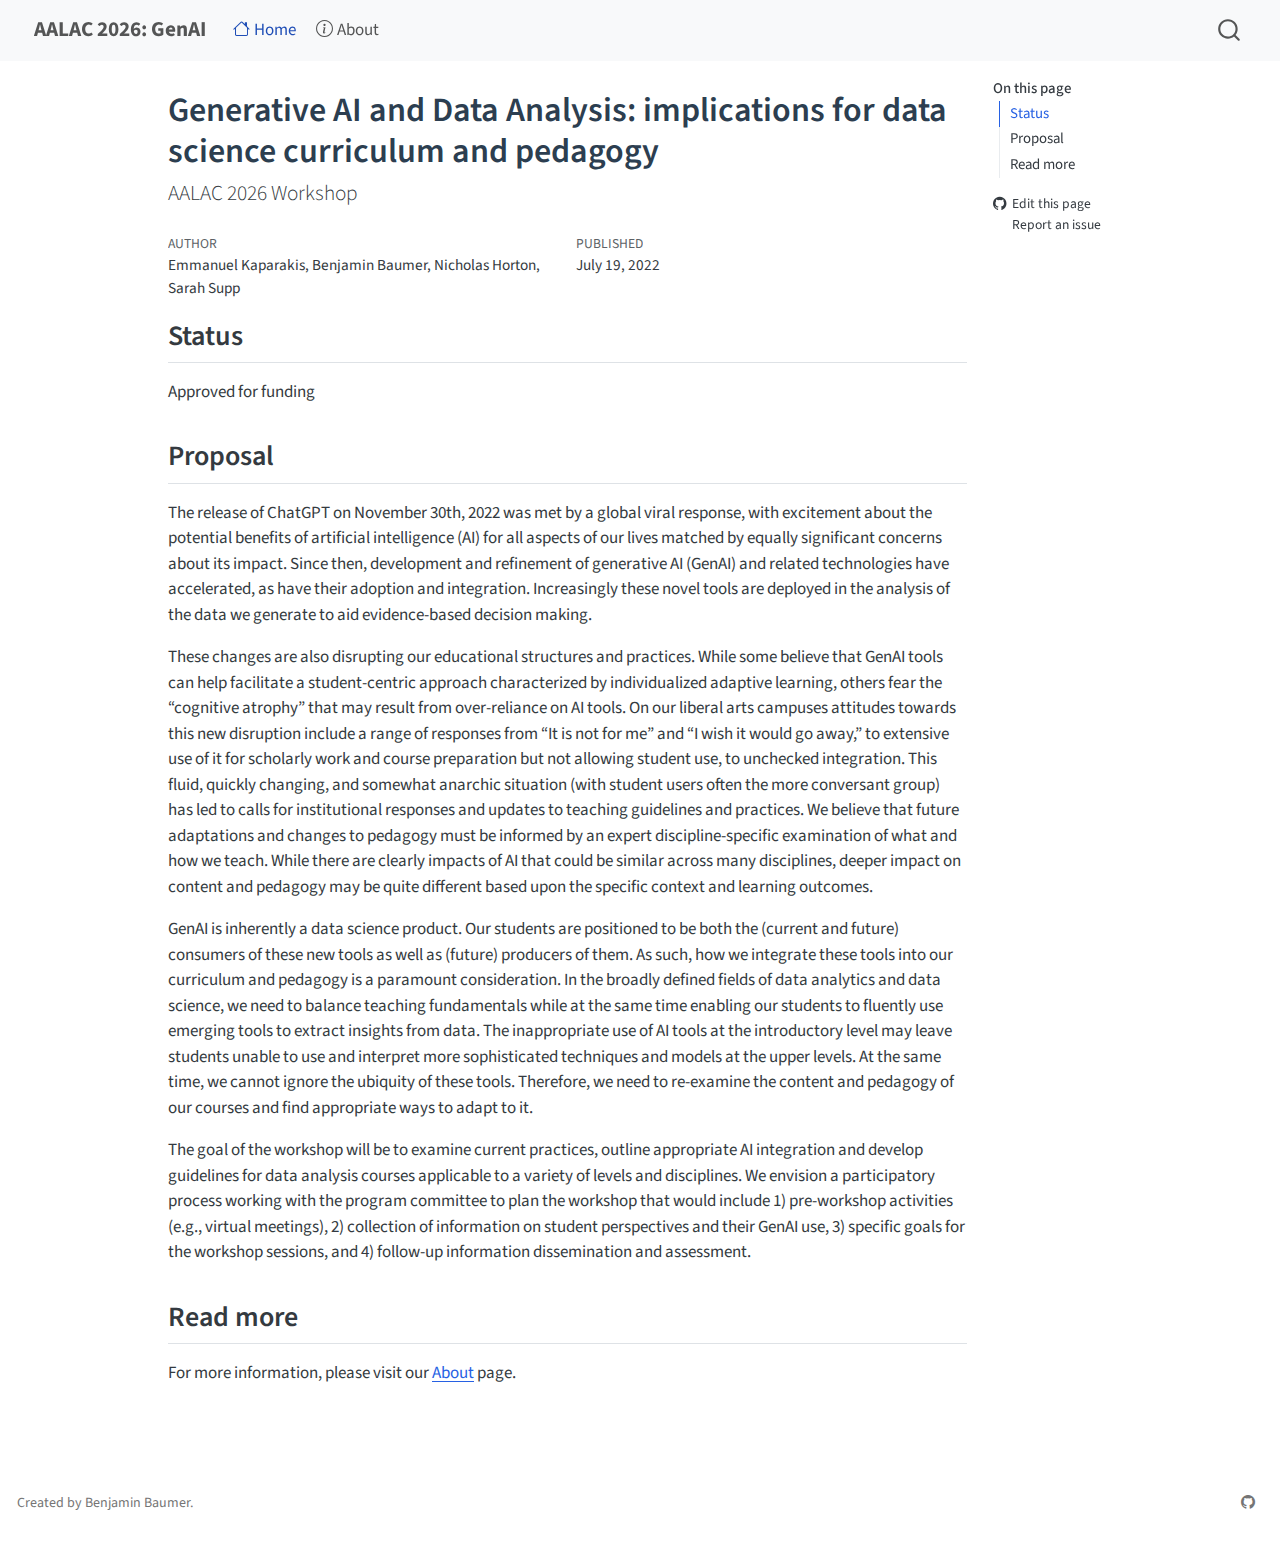
<file: index.html>
<!DOCTYPE html>
<html xmlns="http://www.w3.org/1999/xhtml" lang="en" xml:lang="en"><head>

<meta charset="utf-8">
<meta name="generator" content="quarto-1.8.24">

<meta name="viewport" content="width=device-width, initial-scale=1.0, user-scalable=yes">

<meta name="author" content="Emmanuel Kaparakis, Benjamin Baumer, Nicholas Horton, Sarah Supp">
<meta name="dcterms.date" content="2022-07-19">

<title>Generative AI and Data Analysis: implications for data science curriculum and pedagogy – AALAC 2026: GenAI</title>
<style>
code{white-space: pre-wrap;}
span.smallcaps{font-variant: small-caps;}
div.columns{display: flex; gap: min(4vw, 1.5em);}
div.column{flex: auto; overflow-x: auto;}
div.hanging-indent{margin-left: 1.5em; text-indent: -1.5em;}
ul.task-list{list-style: none;}
ul.task-list li input[type="checkbox"] {
  width: 0.8em;
  margin: 0 0.8em 0.2em -1em; /* quarto-specific, see https://github.com/quarto-dev/quarto-cli/issues/4556 */ 
  vertical-align: middle;
}
</style>


<script src="site_libs/quarto-nav/quarto-nav.js"></script>
<script src="site_libs/quarto-nav/headroom.min.js"></script>
<script src="site_libs/clipboard/clipboard.min.js"></script>
<script src="site_libs/quarto-search/autocomplete.umd.js"></script>
<script src="site_libs/quarto-search/fuse.min.js"></script>
<script src="site_libs/quarto-search/quarto-search.js"></script>
<meta name="quarto:offset" content="./">
<script src="site_libs/quarto-html/quarto.js" type="module"></script>
<script src="site_libs/quarto-html/tabsets/tabsets.js" type="module"></script>
<script src="site_libs/quarto-html/axe/axe-check.js" type="module"></script>
<script src="site_libs/quarto-html/popper.min.js"></script>
<script src="site_libs/quarto-html/tippy.umd.min.js"></script>
<script src="site_libs/quarto-html/anchor.min.js"></script>
<link href="site_libs/quarto-html/tippy.css" rel="stylesheet">
<link href="site_libs/quarto-html/quarto-syntax-highlighting-dc55a5b9e770e841cd82e46aadbfb9b0.css" rel="stylesheet" id="quarto-text-highlighting-styles">
<script src="site_libs/bootstrap/bootstrap.min.js"></script>
<link href="site_libs/bootstrap/bootstrap-icons.css" rel="stylesheet">
<link href="site_libs/bootstrap/bootstrap-1713c1db1ad41a796903378fc9ac7b2b.min.css" rel="stylesheet" append-hash="true" id="quarto-bootstrap" data-mode="light">
<script id="quarto-search-options" type="application/json">{
  "location": "navbar",
  "copy-button": false,
  "collapse-after": 3,
  "panel-placement": "end",
  "type": "overlay",
  "limit": 50,
  "keyboard-shortcut": [
    "f",
    "/",
    "s"
  ],
  "show-item-context": false,
  "language": {
    "search-no-results-text": "No results",
    "search-matching-documents-text": "matching documents",
    "search-copy-link-title": "Copy link to search",
    "search-hide-matches-text": "Hide additional matches",
    "search-more-match-text": "more match in this document",
    "search-more-matches-text": "more matches in this document",
    "search-clear-button-title": "Clear",
    "search-text-placeholder": "",
    "search-detached-cancel-button-title": "Cancel",
    "search-submit-button-title": "Submit",
    "search-label": "Search"
  }
}</script>


<link rel="stylesheet" href="styles.css">
</head>

<body class="nav-fixed quarto-light">

<div id="quarto-search-results"></div>
  <header id="quarto-header" class="headroom fixed-top">
    <nav class="navbar navbar-expand-lg " data-bs-theme="dark">
      <div class="navbar-container container-fluid">
      <div class="navbar-brand-container mx-auto">
    <a href="./index.html" class="navbar-brand navbar-brand-logo">
    </a>
    <a class="navbar-brand" href="./index.html">
    <span class="navbar-title">AALAC 2026: GenAI</span>
    </a>
  </div>
            <div id="quarto-search" class="" title="Search"></div>
          <button class="navbar-toggler" type="button" data-bs-toggle="collapse" data-bs-target="#navbarCollapse" aria-controls="navbarCollapse" role="menu" aria-expanded="false" aria-label="Toggle navigation" onclick="if (window.quartoToggleHeadroom) { window.quartoToggleHeadroom(); }">
  <span class="navbar-toggler-icon"></span>
</button>
          <div class="collapse navbar-collapse" id="navbarCollapse">
            <ul class="navbar-nav navbar-nav-scroll me-auto">
  <li class="nav-item">
    <a class="nav-link active" href="./index.html" aria-current="page"> <i class="bi bi-house" role="img">
</i> 
<span class="menu-text">Home</span></a>
  </li>  
  <li class="nav-item">
    <a class="nav-link" href="./about.html"> <i class="bi bi-info-circle" role="img">
</i> 
<span class="menu-text">About</span></a>
  </li>  
</ul>
          </div> <!-- /navcollapse -->
            <div class="quarto-navbar-tools">
</div>
      </div> <!-- /container-fluid -->
    </nav>
</header>
<!-- content -->
<div id="quarto-content" class="quarto-container page-columns page-rows-contents page-layout-article page-navbar">
<!-- sidebar -->
<!-- margin-sidebar -->
    <div id="quarto-margin-sidebar" class="sidebar margin-sidebar">
        <nav id="TOC" role="doc-toc" class="toc-active">
    <h2 id="toc-title">On this page</h2>
   
  <ul>
  <li><a href="#status" id="toc-status" class="nav-link active" data-scroll-target="#status">Status</a></li>
  <li><a href="#proposal" id="toc-proposal" class="nav-link" data-scroll-target="#proposal">Proposal</a></li>
  <li><a href="#read-more" id="toc-read-more" class="nav-link" data-scroll-target="#read-more">Read more</a></li>
  </ul>
<div class="toc-actions"><ul><li><a href="https://github.com/beanumber/aalac2026/edit/main/index.qmd" class="toc-action"><i class="bi bi-github"></i>Edit this page</a></li><li><a href="https://github.com/beanumber/aalac2026/issues/new" class="toc-action"><i class="bi empty"></i>Report an issue</a></li></ul></div></nav>
    </div>
<!-- main -->
<main class="content" id="quarto-document-content">

<header id="title-block-header" class="quarto-title-block default">
<div class="quarto-title">
<h1 class="title">Generative AI and Data Analysis: implications for data science curriculum and pedagogy</h1>
<p class="subtitle lead">AALAC 2026 Workshop</p>
</div>



<div class="quarto-title-meta">

    <div>
    <div class="quarto-title-meta-heading">Author</div>
    <div class="quarto-title-meta-contents">
             <p>Emmanuel Kaparakis, Benjamin Baumer, Nicholas Horton, Sarah Supp </p>
          </div>
  </div>
    
    <div>
    <div class="quarto-title-meta-heading">Published</div>
    <div class="quarto-title-meta-contents">
      <p class="date">July 19, 2022</p>
    </div>
  </div>
  
    
  </div>
  


</header>


<section id="status" class="level2">
<h2 class="anchored" data-anchor-id="status">Status</h2>
<p>Approved for funding</p>
</section>
<section id="proposal" class="level2">
<h2 class="anchored" data-anchor-id="proposal">Proposal</h2>
<p>The release of ChatGPT on November 30th, 2022 was met by a global viral response, with excitement about the potential benefits of artificial intelligence (AI) for all aspects of our lives matched by equally significant concerns about its impact. Since then, development and refinement of generative AI (GenAI) and related technologies have accelerated, as have their adoption and integration. Increasingly these novel tools are deployed in the analysis of the data we generate to aid evidence-based decision making.</p>
<p>These changes are also disrupting our educational structures and practices. While some believe that GenAI tools can help facilitate a student-centric approach characterized by individualized adaptive learning, others fear the “cognitive atrophy” that may result from over-reliance on AI tools. On our liberal arts campuses attitudes towards this new disruption include a range of responses from “It is not for me” and “I wish it would go away,” to extensive use of it for scholarly work and course preparation but not allowing student use, to unchecked integration. This fluid, quickly changing, and somewhat anarchic situation (with student users often the more conversant group) has led to calls for institutional responses and updates to teaching guidelines and practices. We believe that future adaptations and changes to pedagogy must be informed by an expert discipline-specific examination of what and how we teach. While there are clearly impacts of AI that could be similar across many disciplines, deeper impact on content and pedagogy may be quite different based upon the specific context and learning outcomes.</p>
<p>GenAI is inherently a data science product. Our students are positioned to be both the (current and future) consumers of these new tools as well as (future) producers of them. As such, how we integrate these tools into our curriculum and pedagogy is a paramount consideration. In the broadly defined fields of data analytics and data science, we need to balance teaching fundamentals while at the same time enabling our students to fluently use emerging tools to extract insights from data. The inappropriate use of AI tools at the introductory level may leave students unable to use and interpret more sophisticated techniques and models at the upper levels. At the same time, we cannot ignore the ubiquity of these tools. Therefore, we need to re-examine the content and pedagogy of our courses and find appropriate ways to adapt to it.</p>
<p>The goal of the workshop will be to examine current practices, outline appropriate AI integration and develop guidelines for data analysis courses applicable to a variety of levels and disciplines. We envision a participatory process working with the program committee to plan the workshop that would include 1) pre-workshop activities (e.g., virtual meetings), 2) collection of information on student perspectives and their GenAI use, 3) specific goals for the workshop sessions, and 4) follow-up information dissemination and assessment.</p>
</section>
<section id="read-more" class="level2">
<h2 class="anchored" data-anchor-id="read-more">Read more</h2>
<p>For more information, please visit our <a href="./about.html">About</a> page.</p>


</section>

</main> <!-- /main -->
<script id="quarto-html-after-body" type="application/javascript">
  window.document.addEventListener("DOMContentLoaded", function (event) {
    const icon = "";
    const anchorJS = new window.AnchorJS();
    anchorJS.options = {
      placement: 'right',
      icon: icon
    };
    anchorJS.add('.anchored');
    const isCodeAnnotation = (el) => {
      for (const clz of el.classList) {
        if (clz.startsWith('code-annotation-')) {                     
          return true;
        }
      }
      return false;
    }
    const onCopySuccess = function(e) {
      // button target
      const button = e.trigger;
      // don't keep focus
      button.blur();
      // flash "checked"
      button.classList.add('code-copy-button-checked');
      var currentTitle = button.getAttribute("title");
      button.setAttribute("title", "Copied!");
      let tooltip;
      if (window.bootstrap) {
        button.setAttribute("data-bs-toggle", "tooltip");
        button.setAttribute("data-bs-placement", "left");
        button.setAttribute("data-bs-title", "Copied!");
        tooltip = new bootstrap.Tooltip(button, 
          { trigger: "manual", 
            customClass: "code-copy-button-tooltip",
            offset: [0, -8]});
        tooltip.show();    
      }
      setTimeout(function() {
        if (tooltip) {
          tooltip.hide();
          button.removeAttribute("data-bs-title");
          button.removeAttribute("data-bs-toggle");
          button.removeAttribute("data-bs-placement");
        }
        button.setAttribute("title", currentTitle);
        button.classList.remove('code-copy-button-checked');
      }, 1000);
      // clear code selection
      e.clearSelection();
    }
    const getTextToCopy = function(trigger) {
      const outerScaffold = trigger.parentElement.cloneNode(true);
      const codeEl = outerScaffold.querySelector('code');
      for (const childEl of codeEl.children) {
        if (isCodeAnnotation(childEl)) {
          childEl.remove();
        }
      }
      return codeEl.innerText;
    }
    const clipboard = new window.ClipboardJS('.code-copy-button:not([data-in-quarto-modal])', {
      text: getTextToCopy
    });
    clipboard.on('success', onCopySuccess);
    if (window.document.getElementById('quarto-embedded-source-code-modal')) {
      const clipboardModal = new window.ClipboardJS('.code-copy-button[data-in-quarto-modal]', {
        text: getTextToCopy,
        container: window.document.getElementById('quarto-embedded-source-code-modal')
      });
      clipboardModal.on('success', onCopySuccess);
    }
      var localhostRegex = new RegExp(/^(?:http|https):\/\/localhost\:?[0-9]*\//);
      var mailtoRegex = new RegExp(/^mailto:/);
        var filterRegex = new RegExp("https:\/\/beanumber\.github\.io\/aalac2026\/");
      var isInternal = (href) => {
          return filterRegex.test(href) || localhostRegex.test(href) || mailtoRegex.test(href);
      }
      // Inspect non-navigation links and adorn them if external
     var links = window.document.querySelectorAll('a[href]:not(.nav-link):not(.navbar-brand):not(.toc-action):not(.sidebar-link):not(.sidebar-item-toggle):not(.pagination-link):not(.no-external):not([aria-hidden]):not(.dropdown-item):not(.quarto-navigation-tool):not(.about-link)');
      for (var i=0; i<links.length; i++) {
        const link = links[i];
        if (!isInternal(link.href)) {
          // undo the damage that might have been done by quarto-nav.js in the case of
          // links that we want to consider external
          if (link.dataset.originalHref !== undefined) {
            link.href = link.dataset.originalHref;
          }
        }
      }
    function tippyHover(el, contentFn, onTriggerFn, onUntriggerFn) {
      const config = {
        allowHTML: true,
        maxWidth: 500,
        delay: 100,
        arrow: false,
        appendTo: function(el) {
            return el.parentElement;
        },
        interactive: true,
        interactiveBorder: 10,
        theme: 'quarto',
        placement: 'bottom-start',
      };
      if (contentFn) {
        config.content = contentFn;
      }
      if (onTriggerFn) {
        config.onTrigger = onTriggerFn;
      }
      if (onUntriggerFn) {
        config.onUntrigger = onUntriggerFn;
      }
      window.tippy(el, config); 
    }
    const noterefs = window.document.querySelectorAll('a[role="doc-noteref"]');
    for (var i=0; i<noterefs.length; i++) {
      const ref = noterefs[i];
      tippyHover(ref, function() {
        // use id or data attribute instead here
        let href = ref.getAttribute('data-footnote-href') || ref.getAttribute('href');
        try { href = new URL(href).hash; } catch {}
        const id = href.replace(/^#\/?/, "");
        const note = window.document.getElementById(id);
        if (note) {
          return note.innerHTML;
        } else {
          return "";
        }
      });
    }
    const xrefs = window.document.querySelectorAll('a.quarto-xref');
    const processXRef = (id, note) => {
      // Strip column container classes
      const stripColumnClz = (el) => {
        el.classList.remove("page-full", "page-columns");
        if (el.children) {
          for (const child of el.children) {
            stripColumnClz(child);
          }
        }
      }
      stripColumnClz(note)
      if (id === null || id.startsWith('sec-')) {
        // Special case sections, only their first couple elements
        const container = document.createElement("div");
        if (note.children && note.children.length > 2) {
          container.appendChild(note.children[0].cloneNode(true));
          for (let i = 1; i < note.children.length; i++) {
            const child = note.children[i];
            if (child.tagName === "P" && child.innerText === "") {
              continue;
            } else {
              container.appendChild(child.cloneNode(true));
              break;
            }
          }
          if (window.Quarto?.typesetMath) {
            window.Quarto.typesetMath(container);
          }
          return container.innerHTML
        } else {
          if (window.Quarto?.typesetMath) {
            window.Quarto.typesetMath(note);
          }
          return note.innerHTML;
        }
      } else {
        // Remove any anchor links if they are present
        const anchorLink = note.querySelector('a.anchorjs-link');
        if (anchorLink) {
          anchorLink.remove();
        }
        if (window.Quarto?.typesetMath) {
          window.Quarto.typesetMath(note);
        }
        if (note.classList.contains("callout")) {
          return note.outerHTML;
        } else {
          return note.innerHTML;
        }
      }
    }
    for (var i=0; i<xrefs.length; i++) {
      const xref = xrefs[i];
      tippyHover(xref, undefined, function(instance) {
        instance.disable();
        let url = xref.getAttribute('href');
        let hash = undefined; 
        if (url.startsWith('#')) {
          hash = url;
        } else {
          try { hash = new URL(url).hash; } catch {}
        }
        if (hash) {
          const id = hash.replace(/^#\/?/, "");
          const note = window.document.getElementById(id);
          if (note !== null) {
            try {
              const html = processXRef(id, note.cloneNode(true));
              instance.setContent(html);
            } finally {
              instance.enable();
              instance.show();
            }
          } else {
            // See if we can fetch this
            fetch(url.split('#')[0])
            .then(res => res.text())
            .then(html => {
              const parser = new DOMParser();
              const htmlDoc = parser.parseFromString(html, "text/html");
              const note = htmlDoc.getElementById(id);
              if (note !== null) {
                const html = processXRef(id, note);
                instance.setContent(html);
              } 
            }).finally(() => {
              instance.enable();
              instance.show();
            });
          }
        } else {
          // See if we can fetch a full url (with no hash to target)
          // This is a special case and we should probably do some content thinning / targeting
          fetch(url)
          .then(res => res.text())
          .then(html => {
            const parser = new DOMParser();
            const htmlDoc = parser.parseFromString(html, "text/html");
            const note = htmlDoc.querySelector('main.content');
            if (note !== null) {
              // This should only happen for chapter cross references
              // (since there is no id in the URL)
              // remove the first header
              if (note.children.length > 0 && note.children[0].tagName === "HEADER") {
                note.children[0].remove();
              }
              const html = processXRef(null, note);
              instance.setContent(html);
            } 
          }).finally(() => {
            instance.enable();
            instance.show();
          });
        }
      }, function(instance) {
      });
    }
        let selectedAnnoteEl;
        const selectorForAnnotation = ( cell, annotation) => {
          let cellAttr = 'data-code-cell="' + cell + '"';
          let lineAttr = 'data-code-annotation="' +  annotation + '"';
          const selector = 'span[' + cellAttr + '][' + lineAttr + ']';
          return selector;
        }
        const selectCodeLines = (annoteEl) => {
          const doc = window.document;
          const targetCell = annoteEl.getAttribute("data-target-cell");
          const targetAnnotation = annoteEl.getAttribute("data-target-annotation");
          const annoteSpan = window.document.querySelector(selectorForAnnotation(targetCell, targetAnnotation));
          const lines = annoteSpan.getAttribute("data-code-lines").split(",");
          const lineIds = lines.map((line) => {
            return targetCell + "-" + line;
          })
          let top = null;
          let height = null;
          let parent = null;
          if (lineIds.length > 0) {
              //compute the position of the single el (top and bottom and make a div)
              const el = window.document.getElementById(lineIds[0]);
              top = el.offsetTop;
              height = el.offsetHeight;
              parent = el.parentElement.parentElement;
            if (lineIds.length > 1) {
              const lastEl = window.document.getElementById(lineIds[lineIds.length - 1]);
              const bottom = lastEl.offsetTop + lastEl.offsetHeight;
              height = bottom - top;
            }
            if (top !== null && height !== null && parent !== null) {
              // cook up a div (if necessary) and position it 
              let div = window.document.getElementById("code-annotation-line-highlight");
              if (div === null) {
                div = window.document.createElement("div");
                div.setAttribute("id", "code-annotation-line-highlight");
                div.style.position = 'absolute';
                parent.appendChild(div);
              }
              div.style.top = top - 2 + "px";
              div.style.height = height + 4 + "px";
              div.style.left = 0;
              let gutterDiv = window.document.getElementById("code-annotation-line-highlight-gutter");
              if (gutterDiv === null) {
                gutterDiv = window.document.createElement("div");
                gutterDiv.setAttribute("id", "code-annotation-line-highlight-gutter");
                gutterDiv.style.position = 'absolute';
                const codeCell = window.document.getElementById(targetCell);
                const gutter = codeCell.querySelector('.code-annotation-gutter');
                gutter.appendChild(gutterDiv);
              }
              gutterDiv.style.top = top - 2 + "px";
              gutterDiv.style.height = height + 4 + "px";
            }
            selectedAnnoteEl = annoteEl;
          }
        };
        const unselectCodeLines = () => {
          const elementsIds = ["code-annotation-line-highlight", "code-annotation-line-highlight-gutter"];
          elementsIds.forEach((elId) => {
            const div = window.document.getElementById(elId);
            if (div) {
              div.remove();
            }
          });
          selectedAnnoteEl = undefined;
        };
          // Handle positioning of the toggle
      window.addEventListener(
        "resize",
        throttle(() => {
          elRect = undefined;
          if (selectedAnnoteEl) {
            selectCodeLines(selectedAnnoteEl);
          }
        }, 10)
      );
      function throttle(fn, ms) {
      let throttle = false;
      let timer;
        return (...args) => {
          if(!throttle) { // first call gets through
              fn.apply(this, args);
              throttle = true;
          } else { // all the others get throttled
              if(timer) clearTimeout(timer); // cancel #2
              timer = setTimeout(() => {
                fn.apply(this, args);
                timer = throttle = false;
              }, ms);
          }
        };
      }
        // Attach click handler to the DT
        const annoteDls = window.document.querySelectorAll('dt[data-target-cell]');
        for (const annoteDlNode of annoteDls) {
          annoteDlNode.addEventListener('click', (event) => {
            const clickedEl = event.target;
            if (clickedEl !== selectedAnnoteEl) {
              unselectCodeLines();
              const activeEl = window.document.querySelector('dt[data-target-cell].code-annotation-active');
              if (activeEl) {
                activeEl.classList.remove('code-annotation-active');
              }
              selectCodeLines(clickedEl);
              clickedEl.classList.add('code-annotation-active');
            } else {
              // Unselect the line
              unselectCodeLines();
              clickedEl.classList.remove('code-annotation-active');
            }
          });
        }
    const findCites = (el) => {
      const parentEl = el.parentElement;
      if (parentEl) {
        const cites = parentEl.dataset.cites;
        if (cites) {
          return {
            el,
            cites: cites.split(' ')
          };
        } else {
          return findCites(el.parentElement)
        }
      } else {
        return undefined;
      }
    };
    var bibliorefs = window.document.querySelectorAll('a[role="doc-biblioref"]');
    for (var i=0; i<bibliorefs.length; i++) {
      const ref = bibliorefs[i];
      const citeInfo = findCites(ref);
      if (citeInfo) {
        tippyHover(citeInfo.el, function() {
          var popup = window.document.createElement('div');
          citeInfo.cites.forEach(function(cite) {
            var citeDiv = window.document.createElement('div');
            citeDiv.classList.add('hanging-indent');
            citeDiv.classList.add('csl-entry');
            var biblioDiv = window.document.getElementById('ref-' + cite);
            if (biblioDiv) {
              citeDiv.innerHTML = biblioDiv.innerHTML;
            }
            popup.appendChild(citeDiv);
          });
          return popup.innerHTML;
        });
      }
    }
  });
  </script>
</div> <!-- /content -->
<footer class="footer">
  <div class="nav-footer">
    <div class="nav-footer-left">
<p>Created by Benjamin Baumer.</p>
</div>   
    <div class="nav-footer-center">
      &nbsp;
    <div class="toc-actions d-sm-block d-md-none"><ul><li><a href="https://github.com/beanumber/aalac2026/edit/main/index.qmd" class="toc-action"><i class="bi bi-github"></i>Edit this page</a></li><li><a href="https://github.com/beanumber/aalac2026/issues/new" class="toc-action"><i class="bi empty"></i>Report an issue</a></li></ul></div></div>
    <div class="nav-footer-right">
      <ul class="footer-items list-unstyled">
    <li class="nav-item compact">
    <a class="nav-link" href="https://github.com/beanumber/aalac2026/">
      <i class="bi bi-github" role="img">
</i> 
    </a>
  </li>  
</ul>
    </div>
  </div>
</footer>




</body></html>
</file>
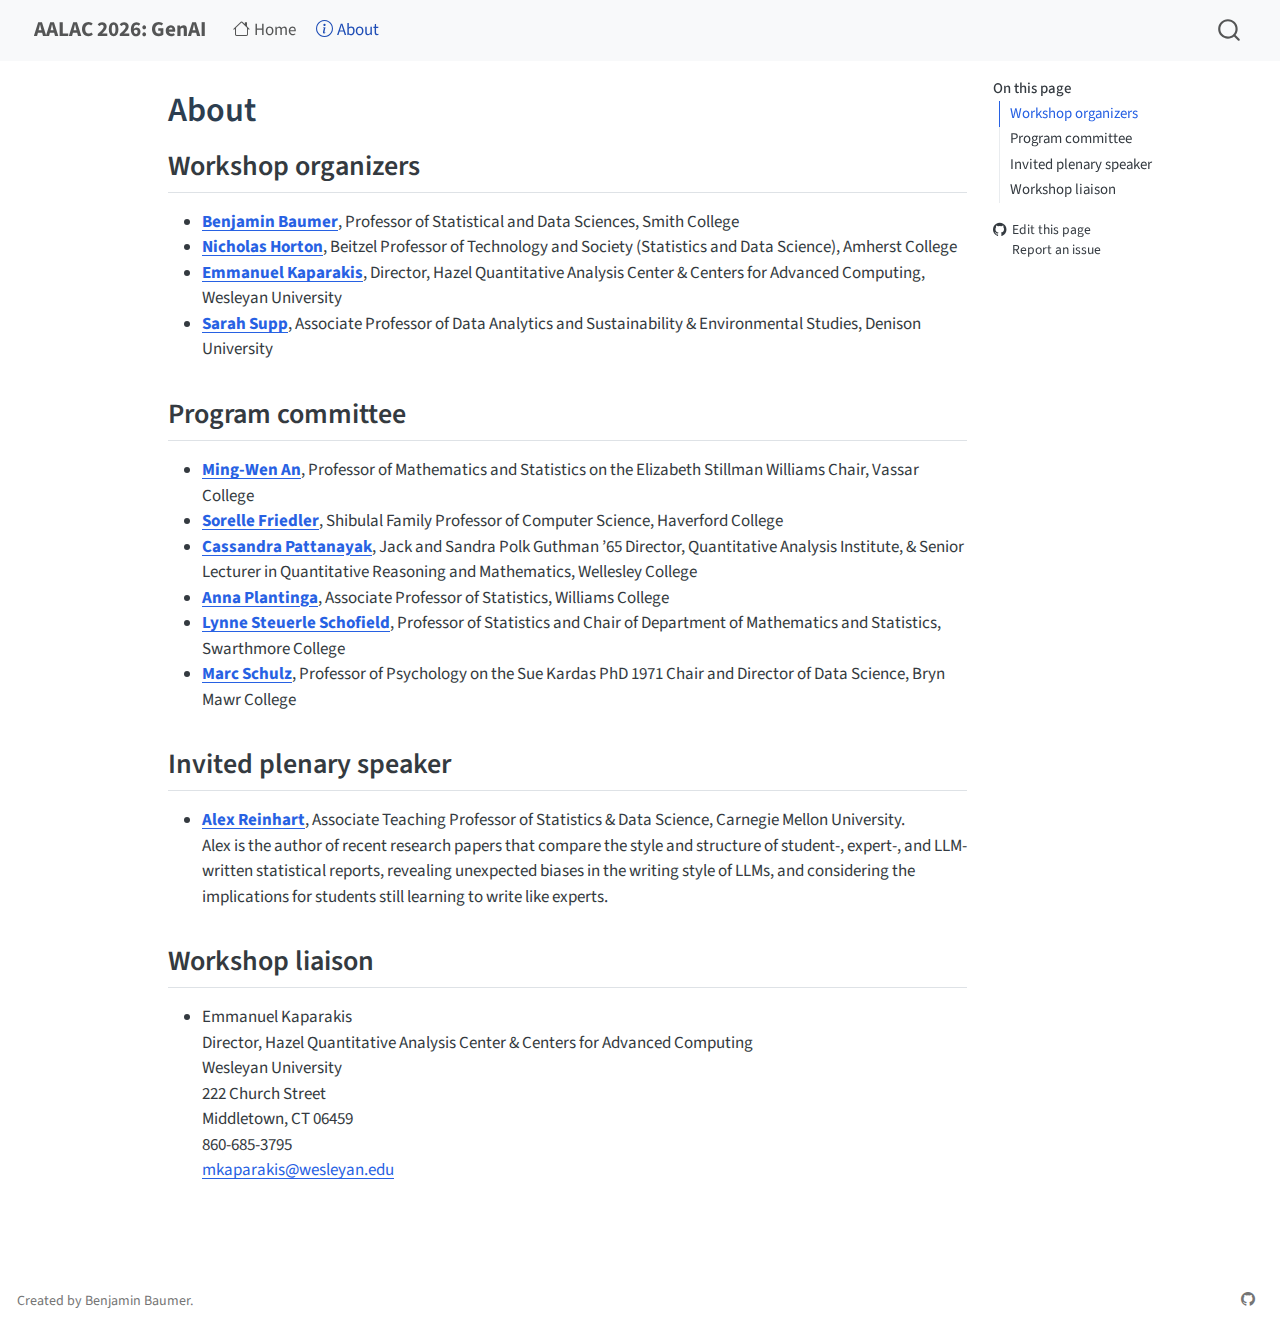
<file: about.html>
<!DOCTYPE html>
<html xmlns="http://www.w3.org/1999/xhtml" lang="en" xml:lang="en"><head>

<meta charset="utf-8">
<meta name="generator" content="quarto-1.8.24">

<meta name="viewport" content="width=device-width, initial-scale=1.0, user-scalable=yes">


<title>About – AALAC 2026: GenAI</title>
<style>
code{white-space: pre-wrap;}
span.smallcaps{font-variant: small-caps;}
div.columns{display: flex; gap: min(4vw, 1.5em);}
div.column{flex: auto; overflow-x: auto;}
div.hanging-indent{margin-left: 1.5em; text-indent: -1.5em;}
ul.task-list{list-style: none;}
ul.task-list li input[type="checkbox"] {
  width: 0.8em;
  margin: 0 0.8em 0.2em -1em; /* quarto-specific, see https://github.com/quarto-dev/quarto-cli/issues/4556 */ 
  vertical-align: middle;
}
</style>


<script src="site_libs/quarto-nav/quarto-nav.js"></script>
<script src="site_libs/quarto-nav/headroom.min.js"></script>
<script src="site_libs/clipboard/clipboard.min.js"></script>
<script src="site_libs/quarto-search/autocomplete.umd.js"></script>
<script src="site_libs/quarto-search/fuse.min.js"></script>
<script src="site_libs/quarto-search/quarto-search.js"></script>
<meta name="quarto:offset" content="./">
<script src="site_libs/quarto-html/quarto.js" type="module"></script>
<script src="site_libs/quarto-html/tabsets/tabsets.js" type="module"></script>
<script src="site_libs/quarto-html/axe/axe-check.js" type="module"></script>
<script src="site_libs/quarto-html/popper.min.js"></script>
<script src="site_libs/quarto-html/tippy.umd.min.js"></script>
<script src="site_libs/quarto-html/anchor.min.js"></script>
<link href="site_libs/quarto-html/tippy.css" rel="stylesheet">
<link href="site_libs/quarto-html/quarto-syntax-highlighting-dc55a5b9e770e841cd82e46aadbfb9b0.css" rel="stylesheet" id="quarto-text-highlighting-styles">
<script src="site_libs/bootstrap/bootstrap.min.js"></script>
<link href="site_libs/bootstrap/bootstrap-icons.css" rel="stylesheet">
<link href="site_libs/bootstrap/bootstrap-1713c1db1ad41a796903378fc9ac7b2b.min.css" rel="stylesheet" append-hash="true" id="quarto-bootstrap" data-mode="light">
<script id="quarto-search-options" type="application/json">{
  "location": "navbar",
  "copy-button": false,
  "collapse-after": 3,
  "panel-placement": "end",
  "type": "overlay",
  "limit": 50,
  "keyboard-shortcut": [
    "f",
    "/",
    "s"
  ],
  "show-item-context": false,
  "language": {
    "search-no-results-text": "No results",
    "search-matching-documents-text": "matching documents",
    "search-copy-link-title": "Copy link to search",
    "search-hide-matches-text": "Hide additional matches",
    "search-more-match-text": "more match in this document",
    "search-more-matches-text": "more matches in this document",
    "search-clear-button-title": "Clear",
    "search-text-placeholder": "",
    "search-detached-cancel-button-title": "Cancel",
    "search-submit-button-title": "Submit",
    "search-label": "Search"
  }
}</script>


<link rel="stylesheet" href="styles.css">
</head>

<body class="nav-fixed quarto-light">

<div id="quarto-search-results"></div>
  <header id="quarto-header" class="headroom fixed-top">
    <nav class="navbar navbar-expand-lg " data-bs-theme="dark">
      <div class="navbar-container container-fluid">
      <div class="navbar-brand-container mx-auto">
    <a href="./index.html" class="navbar-brand navbar-brand-logo">
    </a>
    <a class="navbar-brand" href="./index.html">
    <span class="navbar-title">AALAC 2026: GenAI</span>
    </a>
  </div>
            <div id="quarto-search" class="" title="Search"></div>
          <button class="navbar-toggler" type="button" data-bs-toggle="collapse" data-bs-target="#navbarCollapse" aria-controls="navbarCollapse" role="menu" aria-expanded="false" aria-label="Toggle navigation" onclick="if (window.quartoToggleHeadroom) { window.quartoToggleHeadroom(); }">
  <span class="navbar-toggler-icon"></span>
</button>
          <div class="collapse navbar-collapse" id="navbarCollapse">
            <ul class="navbar-nav navbar-nav-scroll me-auto">
  <li class="nav-item">
    <a class="nav-link" href="./index.html"> <i class="bi bi-house" role="img">
</i> 
<span class="menu-text">Home</span></a>
  </li>  
  <li class="nav-item">
    <a class="nav-link active" href="./about.html" aria-current="page"> <i class="bi bi-info-circle" role="img">
</i> 
<span class="menu-text">About</span></a>
  </li>  
</ul>
          </div> <!-- /navcollapse -->
            <div class="quarto-navbar-tools">
</div>
      </div> <!-- /container-fluid -->
    </nav>
</header>
<!-- content -->
<div id="quarto-content" class="quarto-container page-columns page-rows-contents page-layout-article page-navbar">
<!-- sidebar -->
<!-- margin-sidebar -->
    <div id="quarto-margin-sidebar" class="sidebar margin-sidebar">
        <nav id="TOC" role="doc-toc" class="toc-active">
    <h2 id="toc-title">On this page</h2>
   
  <ul>
  <li><a href="#workshop-organizers" id="toc-workshop-organizers" class="nav-link active" data-scroll-target="#workshop-organizers">Workshop organizers</a></li>
  <li><a href="#program-committee" id="toc-program-committee" class="nav-link" data-scroll-target="#program-committee">Program committee</a></li>
  <li><a href="#invited-plenary-speaker" id="toc-invited-plenary-speaker" class="nav-link" data-scroll-target="#invited-plenary-speaker">Invited plenary speaker</a></li>
  <li><a href="#workshop-liaison" id="toc-workshop-liaison" class="nav-link" data-scroll-target="#workshop-liaison">Workshop liaison</a></li>
  </ul>
<div class="toc-actions"><ul><li><a href="https://github.com/beanumber/aalac2026/edit/main/about.qmd" class="toc-action"><i class="bi bi-github"></i>Edit this page</a></li><li><a href="https://github.com/beanumber/aalac2026/issues/new" class="toc-action"><i class="bi empty"></i>Report an issue</a></li></ul></div></nav>
    </div>
<!-- main -->
<main class="content" id="quarto-document-content">

<header id="title-block-header" class="quarto-title-block default">
<div class="quarto-title">
<h1 class="title">About</h1>
</div>



<div class="quarto-title-meta">

    
  
    
  </div>
  


</header>


<section id="workshop-organizers" class="level2">
<h2 class="anchored" data-anchor-id="workshop-organizers">Workshop organizers</h2>
<ul>
<li><a href="https://www.smith.edu/people/ben-baumer"><strong>Benjamin Baumer</strong></a>, Professor of Statistical and Data Sciences, Smith College</li>
<li><a href="https://www.amherst.edu/people/facstaff/nhorton"><strong>Nicholas Horton</strong></a>, Beitzel Professor of Technology and Society (Statistics and Data Science), Amherst College</li>
<li><a href="https://www.wesleyan.edu/about/directory/profile.html?id=mkaparakis"><strong>Emmanuel Kaparakis</strong></a>, Director, Hazel Quantitative Analysis Center &amp; Centers for Advanced Computing, Wesleyan University</li>
<li><a href="https://denison.edu/people/sarah-supp"><strong>Sarah Supp</strong></a>, Associate Professor of Data Analytics and Sustainability &amp; Environmental Studies, Denison University</li>
</ul>
</section>
<section id="program-committee" class="level2">
<h2 class="anchored" data-anchor-id="program-committee">Program committee</h2>
<ul>
<li><a href="https://www.vassar.edu/faculty/mian"><strong>Ming-Wen An</strong></a>, Professor of Mathematics and Statistics on the Elizabeth Stillman Williams Chair, Vassar College</li>
<li><a href="https://www.haverford.edu/users/sfriedle"><strong>Sorelle Friedler</strong></a>, Shibulal Family Professor of Computer Science, Haverford College</li>
<li><a href="https://www.wellesley.edu/people/cassandra-pattanayak"><strong>Cassandra Pattanayak</strong></a>, Jack and Sandra Polk Guthman ’65 Director, Quantitative Analysis Institute, &amp; Senior Lecturer in Quantitative Reasoning and Mathematics, Wellesley College</li>
<li><a href="https://math.williams.edu/profile/amp9/"><strong>Anna Plantinga</strong></a>, Associate Professor of Statistics, Williams College</li>
<li><a href="https://www.swarthmore.edu/lynne-steuerle-schofield"><strong>Lynne Steuerle Schofield</strong></a>, Professor of Statistics and Chair of Department of Mathematics and Statistics, Swarthmore College</li>
<li><a href="https://www.brynmawr.edu/inside/people/marc-schulz"><strong>Marc Schulz</strong></a>, Professor of Psychology on the Sue Kardas PhD 1971 Chair and Director of Data Science, Bryn Mawr College</li>
</ul>
</section>
<section id="invited-plenary-speaker" class="level2">
<h2 class="anchored" data-anchor-id="invited-plenary-speaker">Invited plenary speaker</h2>
<ul>
<li><a href="https://www.cmu.edu/dietrich/statistics-datascience/people/faculty/alex-reinhart.html"><strong>Alex Reinhart</strong></a>, Associate Teaching Professor of Statistics &amp; Data Science, Carnegie Mellon University.<br>
Alex is the author of recent research papers that compare the style and structure of student-, expert-, and LLM-written statistical reports, revealing unexpected biases in the writing style of LLMs, and considering the implications for students still learning to write like experts.</li>
</ul>
</section>
<section id="workshop-liaison" class="level2">
<h2 class="anchored" data-anchor-id="workshop-liaison">Workshop liaison</h2>
<ul>
<li>Emmanuel Kaparakis<br>
Director, Hazel Quantitative Analysis Center &amp; Centers for Advanced Computing<br>
Wesleyan University<br>
222 Church Street<br>
Middletown, CT 06459<br>
860-685-3795<br>
<a href="mailto:mkaparakis@wesleyan.edu" class="email">mkaparakis@wesleyan.edu</a></li>
</ul>


</section>

</main> <!-- /main -->
<script id="quarto-html-after-body" type="application/javascript">
  window.document.addEventListener("DOMContentLoaded", function (event) {
    const icon = "";
    const anchorJS = new window.AnchorJS();
    anchorJS.options = {
      placement: 'right',
      icon: icon
    };
    anchorJS.add('.anchored');
    const isCodeAnnotation = (el) => {
      for (const clz of el.classList) {
        if (clz.startsWith('code-annotation-')) {                     
          return true;
        }
      }
      return false;
    }
    const onCopySuccess = function(e) {
      // button target
      const button = e.trigger;
      // don't keep focus
      button.blur();
      // flash "checked"
      button.classList.add('code-copy-button-checked');
      var currentTitle = button.getAttribute("title");
      button.setAttribute("title", "Copied!");
      let tooltip;
      if (window.bootstrap) {
        button.setAttribute("data-bs-toggle", "tooltip");
        button.setAttribute("data-bs-placement", "left");
        button.setAttribute("data-bs-title", "Copied!");
        tooltip = new bootstrap.Tooltip(button, 
          { trigger: "manual", 
            customClass: "code-copy-button-tooltip",
            offset: [0, -8]});
        tooltip.show();    
      }
      setTimeout(function() {
        if (tooltip) {
          tooltip.hide();
          button.removeAttribute("data-bs-title");
          button.removeAttribute("data-bs-toggle");
          button.removeAttribute("data-bs-placement");
        }
        button.setAttribute("title", currentTitle);
        button.classList.remove('code-copy-button-checked');
      }, 1000);
      // clear code selection
      e.clearSelection();
    }
    const getTextToCopy = function(trigger) {
      const outerScaffold = trigger.parentElement.cloneNode(true);
      const codeEl = outerScaffold.querySelector('code');
      for (const childEl of codeEl.children) {
        if (isCodeAnnotation(childEl)) {
          childEl.remove();
        }
      }
      return codeEl.innerText;
    }
    const clipboard = new window.ClipboardJS('.code-copy-button:not([data-in-quarto-modal])', {
      text: getTextToCopy
    });
    clipboard.on('success', onCopySuccess);
    if (window.document.getElementById('quarto-embedded-source-code-modal')) {
      const clipboardModal = new window.ClipboardJS('.code-copy-button[data-in-quarto-modal]', {
        text: getTextToCopy,
        container: window.document.getElementById('quarto-embedded-source-code-modal')
      });
      clipboardModal.on('success', onCopySuccess);
    }
      var localhostRegex = new RegExp(/^(?:http|https):\/\/localhost\:?[0-9]*\//);
      var mailtoRegex = new RegExp(/^mailto:/);
        var filterRegex = new RegExp("https:\/\/beanumber\.github\.io\/aalac2026\/");
      var isInternal = (href) => {
          return filterRegex.test(href) || localhostRegex.test(href) || mailtoRegex.test(href);
      }
      // Inspect non-navigation links and adorn them if external
     var links = window.document.querySelectorAll('a[href]:not(.nav-link):not(.navbar-brand):not(.toc-action):not(.sidebar-link):not(.sidebar-item-toggle):not(.pagination-link):not(.no-external):not([aria-hidden]):not(.dropdown-item):not(.quarto-navigation-tool):not(.about-link)');
      for (var i=0; i<links.length; i++) {
        const link = links[i];
        if (!isInternal(link.href)) {
          // undo the damage that might have been done by quarto-nav.js in the case of
          // links that we want to consider external
          if (link.dataset.originalHref !== undefined) {
            link.href = link.dataset.originalHref;
          }
        }
      }
    function tippyHover(el, contentFn, onTriggerFn, onUntriggerFn) {
      const config = {
        allowHTML: true,
        maxWidth: 500,
        delay: 100,
        arrow: false,
        appendTo: function(el) {
            return el.parentElement;
        },
        interactive: true,
        interactiveBorder: 10,
        theme: 'quarto',
        placement: 'bottom-start',
      };
      if (contentFn) {
        config.content = contentFn;
      }
      if (onTriggerFn) {
        config.onTrigger = onTriggerFn;
      }
      if (onUntriggerFn) {
        config.onUntrigger = onUntriggerFn;
      }
      window.tippy(el, config); 
    }
    const noterefs = window.document.querySelectorAll('a[role="doc-noteref"]');
    for (var i=0; i<noterefs.length; i++) {
      const ref = noterefs[i];
      tippyHover(ref, function() {
        // use id or data attribute instead here
        let href = ref.getAttribute('data-footnote-href') || ref.getAttribute('href');
        try { href = new URL(href).hash; } catch {}
        const id = href.replace(/^#\/?/, "");
        const note = window.document.getElementById(id);
        if (note) {
          return note.innerHTML;
        } else {
          return "";
        }
      });
    }
    const xrefs = window.document.querySelectorAll('a.quarto-xref');
    const processXRef = (id, note) => {
      // Strip column container classes
      const stripColumnClz = (el) => {
        el.classList.remove("page-full", "page-columns");
        if (el.children) {
          for (const child of el.children) {
            stripColumnClz(child);
          }
        }
      }
      stripColumnClz(note)
      if (id === null || id.startsWith('sec-')) {
        // Special case sections, only their first couple elements
        const container = document.createElement("div");
        if (note.children && note.children.length > 2) {
          container.appendChild(note.children[0].cloneNode(true));
          for (let i = 1; i < note.children.length; i++) {
            const child = note.children[i];
            if (child.tagName === "P" && child.innerText === "") {
              continue;
            } else {
              container.appendChild(child.cloneNode(true));
              break;
            }
          }
          if (window.Quarto?.typesetMath) {
            window.Quarto.typesetMath(container);
          }
          return container.innerHTML
        } else {
          if (window.Quarto?.typesetMath) {
            window.Quarto.typesetMath(note);
          }
          return note.innerHTML;
        }
      } else {
        // Remove any anchor links if they are present
        const anchorLink = note.querySelector('a.anchorjs-link');
        if (anchorLink) {
          anchorLink.remove();
        }
        if (window.Quarto?.typesetMath) {
          window.Quarto.typesetMath(note);
        }
        if (note.classList.contains("callout")) {
          return note.outerHTML;
        } else {
          return note.innerHTML;
        }
      }
    }
    for (var i=0; i<xrefs.length; i++) {
      const xref = xrefs[i];
      tippyHover(xref, undefined, function(instance) {
        instance.disable();
        let url = xref.getAttribute('href');
        let hash = undefined; 
        if (url.startsWith('#')) {
          hash = url;
        } else {
          try { hash = new URL(url).hash; } catch {}
        }
        if (hash) {
          const id = hash.replace(/^#\/?/, "");
          const note = window.document.getElementById(id);
          if (note !== null) {
            try {
              const html = processXRef(id, note.cloneNode(true));
              instance.setContent(html);
            } finally {
              instance.enable();
              instance.show();
            }
          } else {
            // See if we can fetch this
            fetch(url.split('#')[0])
            .then(res => res.text())
            .then(html => {
              const parser = new DOMParser();
              const htmlDoc = parser.parseFromString(html, "text/html");
              const note = htmlDoc.getElementById(id);
              if (note !== null) {
                const html = processXRef(id, note);
                instance.setContent(html);
              } 
            }).finally(() => {
              instance.enable();
              instance.show();
            });
          }
        } else {
          // See if we can fetch a full url (with no hash to target)
          // This is a special case and we should probably do some content thinning / targeting
          fetch(url)
          .then(res => res.text())
          .then(html => {
            const parser = new DOMParser();
            const htmlDoc = parser.parseFromString(html, "text/html");
            const note = htmlDoc.querySelector('main.content');
            if (note !== null) {
              // This should only happen for chapter cross references
              // (since there is no id in the URL)
              // remove the first header
              if (note.children.length > 0 && note.children[0].tagName === "HEADER") {
                note.children[0].remove();
              }
              const html = processXRef(null, note);
              instance.setContent(html);
            } 
          }).finally(() => {
            instance.enable();
            instance.show();
          });
        }
      }, function(instance) {
      });
    }
        let selectedAnnoteEl;
        const selectorForAnnotation = ( cell, annotation) => {
          let cellAttr = 'data-code-cell="' + cell + '"';
          let lineAttr = 'data-code-annotation="' +  annotation + '"';
          const selector = 'span[' + cellAttr + '][' + lineAttr + ']';
          return selector;
        }
        const selectCodeLines = (annoteEl) => {
          const doc = window.document;
          const targetCell = annoteEl.getAttribute("data-target-cell");
          const targetAnnotation = annoteEl.getAttribute("data-target-annotation");
          const annoteSpan = window.document.querySelector(selectorForAnnotation(targetCell, targetAnnotation));
          const lines = annoteSpan.getAttribute("data-code-lines").split(",");
          const lineIds = lines.map((line) => {
            return targetCell + "-" + line;
          })
          let top = null;
          let height = null;
          let parent = null;
          if (lineIds.length > 0) {
              //compute the position of the single el (top and bottom and make a div)
              const el = window.document.getElementById(lineIds[0]);
              top = el.offsetTop;
              height = el.offsetHeight;
              parent = el.parentElement.parentElement;
            if (lineIds.length > 1) {
              const lastEl = window.document.getElementById(lineIds[lineIds.length - 1]);
              const bottom = lastEl.offsetTop + lastEl.offsetHeight;
              height = bottom - top;
            }
            if (top !== null && height !== null && parent !== null) {
              // cook up a div (if necessary) and position it 
              let div = window.document.getElementById("code-annotation-line-highlight");
              if (div === null) {
                div = window.document.createElement("div");
                div.setAttribute("id", "code-annotation-line-highlight");
                div.style.position = 'absolute';
                parent.appendChild(div);
              }
              div.style.top = top - 2 + "px";
              div.style.height = height + 4 + "px";
              div.style.left = 0;
              let gutterDiv = window.document.getElementById("code-annotation-line-highlight-gutter");
              if (gutterDiv === null) {
                gutterDiv = window.document.createElement("div");
                gutterDiv.setAttribute("id", "code-annotation-line-highlight-gutter");
                gutterDiv.style.position = 'absolute';
                const codeCell = window.document.getElementById(targetCell);
                const gutter = codeCell.querySelector('.code-annotation-gutter');
                gutter.appendChild(gutterDiv);
              }
              gutterDiv.style.top = top - 2 + "px";
              gutterDiv.style.height = height + 4 + "px";
            }
            selectedAnnoteEl = annoteEl;
          }
        };
        const unselectCodeLines = () => {
          const elementsIds = ["code-annotation-line-highlight", "code-annotation-line-highlight-gutter"];
          elementsIds.forEach((elId) => {
            const div = window.document.getElementById(elId);
            if (div) {
              div.remove();
            }
          });
          selectedAnnoteEl = undefined;
        };
          // Handle positioning of the toggle
      window.addEventListener(
        "resize",
        throttle(() => {
          elRect = undefined;
          if (selectedAnnoteEl) {
            selectCodeLines(selectedAnnoteEl);
          }
        }, 10)
      );
      function throttle(fn, ms) {
      let throttle = false;
      let timer;
        return (...args) => {
          if(!throttle) { // first call gets through
              fn.apply(this, args);
              throttle = true;
          } else { // all the others get throttled
              if(timer) clearTimeout(timer); // cancel #2
              timer = setTimeout(() => {
                fn.apply(this, args);
                timer = throttle = false;
              }, ms);
          }
        };
      }
        // Attach click handler to the DT
        const annoteDls = window.document.querySelectorAll('dt[data-target-cell]');
        for (const annoteDlNode of annoteDls) {
          annoteDlNode.addEventListener('click', (event) => {
            const clickedEl = event.target;
            if (clickedEl !== selectedAnnoteEl) {
              unselectCodeLines();
              const activeEl = window.document.querySelector('dt[data-target-cell].code-annotation-active');
              if (activeEl) {
                activeEl.classList.remove('code-annotation-active');
              }
              selectCodeLines(clickedEl);
              clickedEl.classList.add('code-annotation-active');
            } else {
              // Unselect the line
              unselectCodeLines();
              clickedEl.classList.remove('code-annotation-active');
            }
          });
        }
    const findCites = (el) => {
      const parentEl = el.parentElement;
      if (parentEl) {
        const cites = parentEl.dataset.cites;
        if (cites) {
          return {
            el,
            cites: cites.split(' ')
          };
        } else {
          return findCites(el.parentElement)
        }
      } else {
        return undefined;
      }
    };
    var bibliorefs = window.document.querySelectorAll('a[role="doc-biblioref"]');
    for (var i=0; i<bibliorefs.length; i++) {
      const ref = bibliorefs[i];
      const citeInfo = findCites(ref);
      if (citeInfo) {
        tippyHover(citeInfo.el, function() {
          var popup = window.document.createElement('div');
          citeInfo.cites.forEach(function(cite) {
            var citeDiv = window.document.createElement('div');
            citeDiv.classList.add('hanging-indent');
            citeDiv.classList.add('csl-entry');
            var biblioDiv = window.document.getElementById('ref-' + cite);
            if (biblioDiv) {
              citeDiv.innerHTML = biblioDiv.innerHTML;
            }
            popup.appendChild(citeDiv);
          });
          return popup.innerHTML;
        });
      }
    }
  });
  </script>
</div> <!-- /content -->
<footer class="footer">
  <div class="nav-footer">
    <div class="nav-footer-left">
<p>Created by Benjamin Baumer.</p>
</div>   
    <div class="nav-footer-center">
      &nbsp;
    <div class="toc-actions d-sm-block d-md-none"><ul><li><a href="https://github.com/beanumber/aalac2026/edit/main/about.qmd" class="toc-action"><i class="bi bi-github"></i>Edit this page</a></li><li><a href="https://github.com/beanumber/aalac2026/issues/new" class="toc-action"><i class="bi empty"></i>Report an issue</a></li></ul></div></div>
    <div class="nav-footer-right">
      <ul class="footer-items list-unstyled">
    <li class="nav-item compact">
    <a class="nav-link" href="https://github.com/beanumber/aalac2026/">
      <i class="bi bi-github" role="img">
</i> 
    </a>
  </li>  
</ul>
    </div>
  </div>
</footer>




</body></html>
</file>
<file: site_libs/quarto-html/tippy.css>
.tippy-box[data-animation=fade][data-state=hidden]{opacity:0}[data-tippy-root]{max-width:calc(100vw - 10px)}.tippy-box{position:relative;background-color:#333;color:#fff;border-radius:4px;font-size:14px;line-height:1.4;white-space:normal;outline:0;transition-property:transform,visibility,opacity}.tippy-box[data-placement^=top]>.tippy-arrow{bottom:0}.tippy-box[data-placement^=top]>.tippy-arrow:before{bottom:-7px;left:0;border-width:8px 8px 0;border-top-color:initial;transform-origin:center top}.tippy-box[data-placement^=bottom]>.tippy-arrow{top:0}.tippy-box[data-placement^=bottom]>.tippy-arrow:before{top:-7px;left:0;border-width:0 8px 8px;border-bottom-color:initial;transform-origin:center bottom}.tippy-box[data-placement^=left]>.tippy-arrow{right:0}.tippy-box[data-placement^=left]>.tippy-arrow:before{border-width:8px 0 8px 8px;border-left-color:initial;right:-7px;transform-origin:center left}.tippy-box[data-placement^=right]>.tippy-arrow{left:0}.tippy-box[data-placement^=right]>.tippy-arrow:before{left:-7px;border-width:8px 8px 8px 0;border-right-color:initial;transform-origin:center right}.tippy-box[data-inertia][data-state=visible]{transition-timing-function:cubic-bezier(.54,1.5,.38,1.11)}.tippy-arrow{width:16px;height:16px;color:#333}.tippy-arrow:before{content:"";position:absolute;border-color:transparent;border-style:solid}.tippy-content{position:relative;padding:5px 9px;z-index:1}
</file>
<file: site_libs/quarto-html/quarto-syntax-highlighting-dc55a5b9e770e841cd82e46aadbfb9b0.css>
/* quarto syntax highlight colors */
:root {
  --quarto-hl-ot-color: #003B4F;
  --quarto-hl-at-color: #657422;
  --quarto-hl-ss-color: #20794D;
  --quarto-hl-an-color: #5E5E5E;
  --quarto-hl-fu-color: #4758AB;
  --quarto-hl-st-color: #20794D;
  --quarto-hl-cf-color: #003B4F;
  --quarto-hl-op-color: #5E5E5E;
  --quarto-hl-er-color: #AD0000;
  --quarto-hl-bn-color: #AD0000;
  --quarto-hl-al-color: #AD0000;
  --quarto-hl-va-color: #111111;
  --quarto-hl-bu-color: inherit;
  --quarto-hl-ex-color: inherit;
  --quarto-hl-pp-color: #AD0000;
  --quarto-hl-in-color: #5E5E5E;
  --quarto-hl-vs-color: #20794D;
  --quarto-hl-wa-color: #5E5E5E;
  --quarto-hl-do-color: #5E5E5E;
  --quarto-hl-im-color: #00769E;
  --quarto-hl-ch-color: #20794D;
  --quarto-hl-dt-color: #AD0000;
  --quarto-hl-fl-color: #AD0000;
  --quarto-hl-co-color: #5E5E5E;
  --quarto-hl-cv-color: #5E5E5E;
  --quarto-hl-cn-color: #8f5902;
  --quarto-hl-sc-color: #5E5E5E;
  --quarto-hl-dv-color: #AD0000;
  --quarto-hl-kw-color: #003B4F;
}

/* other quarto variables */
:root {
  --quarto-font-monospace: SFMono-Regular, Menlo, Monaco, Consolas, "Liberation Mono", "Courier New", monospace;
}

/* syntax highlight based on Pandoc's rules */
pre > code.sourceCode > span {
  color: #003B4F;
}

code.sourceCode > span {
  color: #003B4F;
}

div.sourceCode,
div.sourceCode pre.sourceCode {
  color: #003B4F;
}

/* Normal */
code span {
  color: #003B4F;
}

/* Alert */
code span.al {
  color: #AD0000;
  font-style: inherit;
}

/* Annotation */
code span.an {
  color: #5E5E5E;
  font-style: inherit;
}

/* Attribute */
code span.at {
  color: #657422;
  font-style: inherit;
}

/* BaseN */
code span.bn {
  color: #AD0000;
  font-style: inherit;
}

/* BuiltIn */
code span.bu {
  font-style: inherit;
}

/* ControlFlow */
code span.cf {
  color: #003B4F;
  font-weight: bold;
  font-style: inherit;
}

/* Char */
code span.ch {
  color: #20794D;
  font-style: inherit;
}

/* Constant */
code span.cn {
  color: #8f5902;
  font-style: inherit;
}

/* Comment */
code span.co {
  color: #5E5E5E;
  font-style: inherit;
}

/* CommentVar */
code span.cv {
  color: #5E5E5E;
  font-style: italic;
}

/* Documentation */
code span.do {
  color: #5E5E5E;
  font-style: italic;
}

/* DataType */
code span.dt {
  color: #AD0000;
  font-style: inherit;
}

/* DecVal */
code span.dv {
  color: #AD0000;
  font-style: inherit;
}

/* Error */
code span.er {
  color: #AD0000;
  font-style: inherit;
}

/* Extension */
code span.ex {
  font-style: inherit;
}

/* Float */
code span.fl {
  color: #AD0000;
  font-style: inherit;
}

/* Function */
code span.fu {
  color: #4758AB;
  font-style: inherit;
}

/* Import */
code span.im {
  color: #00769E;
  font-style: inherit;
}

/* Information */
code span.in {
  color: #5E5E5E;
  font-style: inherit;
}

/* Keyword */
code span.kw {
  color: #003B4F;
  font-weight: bold;
  font-style: inherit;
}

/* Operator */
code span.op {
  color: #5E5E5E;
  font-style: inherit;
}

/* Other */
code span.ot {
  color: #003B4F;
  font-style: inherit;
}

/* Preprocessor */
code span.pp {
  color: #AD0000;
  font-style: inherit;
}

/* SpecialChar */
code span.sc {
  color: #5E5E5E;
  font-style: inherit;
}

/* SpecialString */
code span.ss {
  color: #20794D;
  font-style: inherit;
}

/* String */
code span.st {
  color: #20794D;
  font-style: inherit;
}

/* Variable */
code span.va {
  color: #111111;
  font-style: inherit;
}

/* VerbatimString */
code span.vs {
  color: #20794D;
  font-style: inherit;
}

/* Warning */
code span.wa {
  color: #5E5E5E;
  font-style: italic;
}

.prevent-inlining {
  content: "</";
}

/*# sourceMappingURL=21f0b8dca5c347bd0a806dc2ce2adfe3.css.map */
</file>
<file: styles.css>
/* Custom styles for AALAC 2026 website */

.navbar-brand {
  font-weight: bold;
}

.quarto-title-block .quarto-title h1 {
  color: #2c3e50;
}

/* Responsive design adjustments */
@media (max-width: 768px) {
  .navbar-nav {
    text-align: center;
  }
}
</file>
